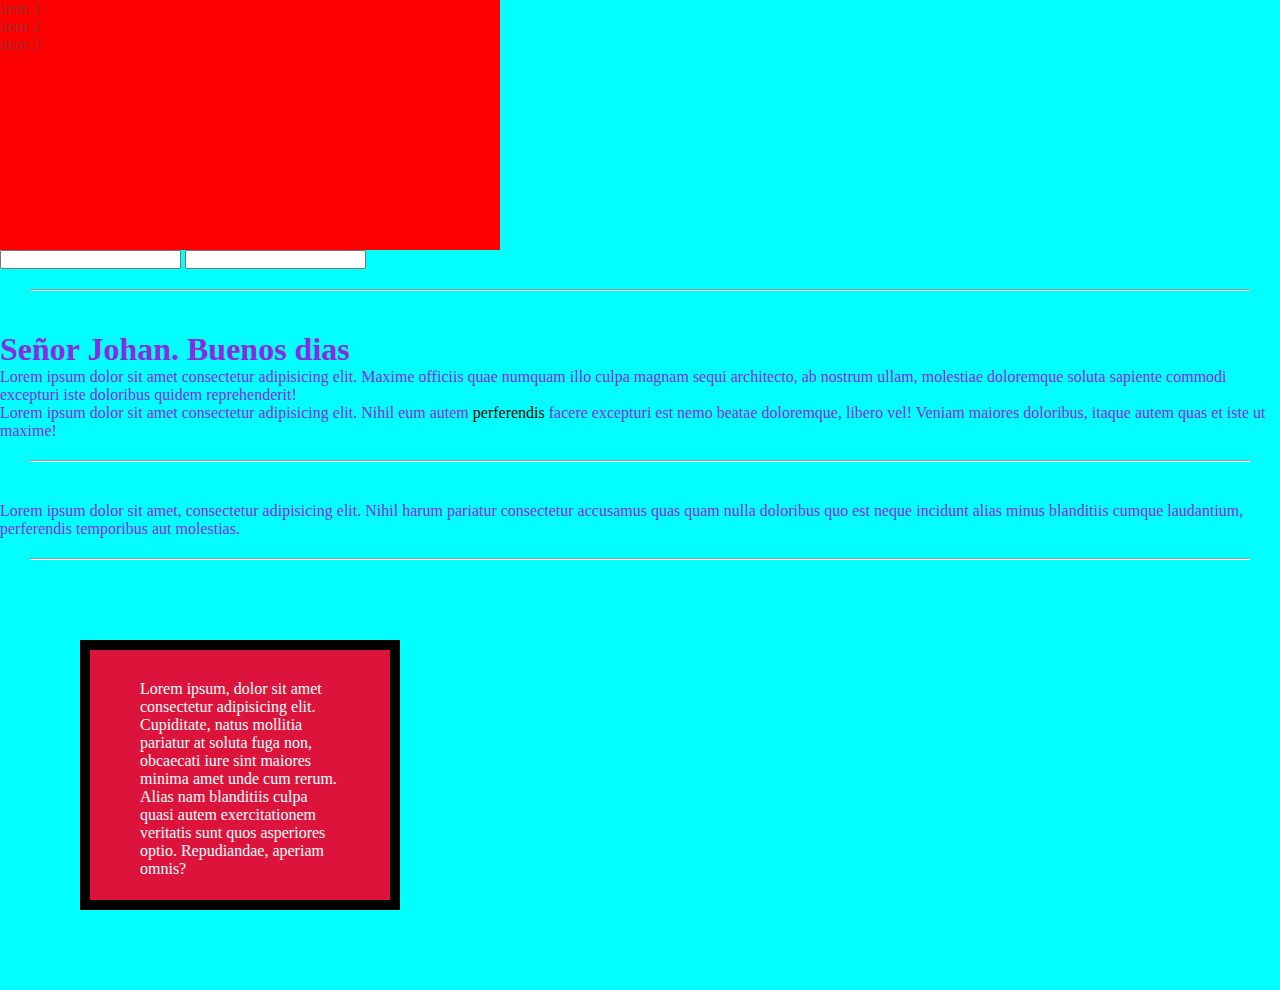
<file: index.html>
<!DOCTYPE html>
<html lang="es">
<head>
  <meta charset="UTF-8">
  <meta name="viewport" content="width=device-width, initial-scale=1.0">
  <title>Document</title>
  <link rel="stylesheet" href="css/estilos.css">
</head>
<body>
  <header id="header">
    <nav>
      <ul>
        <li class="item">item 1</li>
        <li class="item">item 2</li>
        <li class="item">item 3</li>
      </ul>
    </nav>
  </header>
  <input type="text">
  <input type="email">
  <hr />
  <h1>Señor Johan. Buenos dias</h1>
  <p>Lorem ipsum dolor sit amet consectetur adipisicing elit. Maxime officiis quae numquam illo culpa magnam sequi architecto, ab nostrum ullam, molestiae doloremque soluta sapiente commodi excepturi iste doloribus quidem reprehenderit!</p>
  <p>Lorem ipsum dolor sit amet consectetur adipisicing elit. Nihil eum autem <span>perferendis</span> facere excepturi est nemo beatae doloremque, libero vel! Veniam maiores doloribus, itaque autem quas et iste ut maxime!</p>
  <hr />
  <p>Lorem ipsum dolor sit amet, consectetur adipisicing elit. Nihil harum pariatur consectetur accusamus quas quam nulla doloribus quo est neque incidunt alias minus blanditiis cumque laudantium, perferendis temporibus aut molestias.</p>
  <hr />
  <div class="caja">Lorem ipsum, dolor sit amet consectetur adipisicing elit. Cupiditate, natus mollitia pariatur at soluta fuga non, obcaecati iure sint maiores minima amet unde cum rerum. Alias nam blanditiis culpa quasi autem exercitationem veritatis sunt quos asperiores optio. Repudiandae, aperiam omnis? </div>
</body>
</html>
</file>
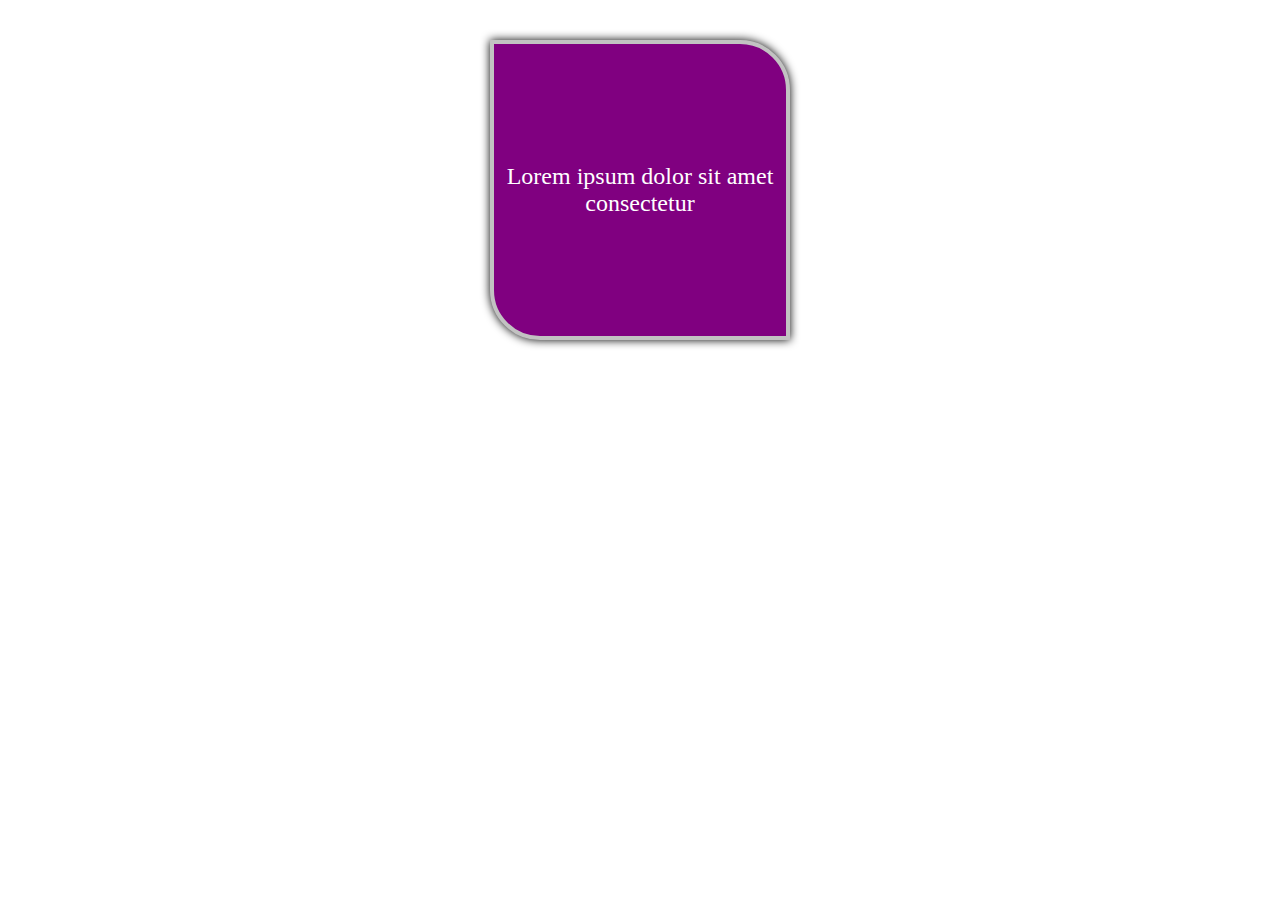
<file: bordes.html>
<!DOCTYPE html>
<html lang="es">

<head>
  <meta charset="UTF-8">
  <meta name="viewport" content="width=device-width, initial-scale=1.0">
  <title>Document</title>
  <link rel="stylesheet" href="css/bordes.css">
</head>

<body>
  <div class="box">
    Lorem ipsum dolor sit amet consectetur
  </div>
</body>

</html>
</file>
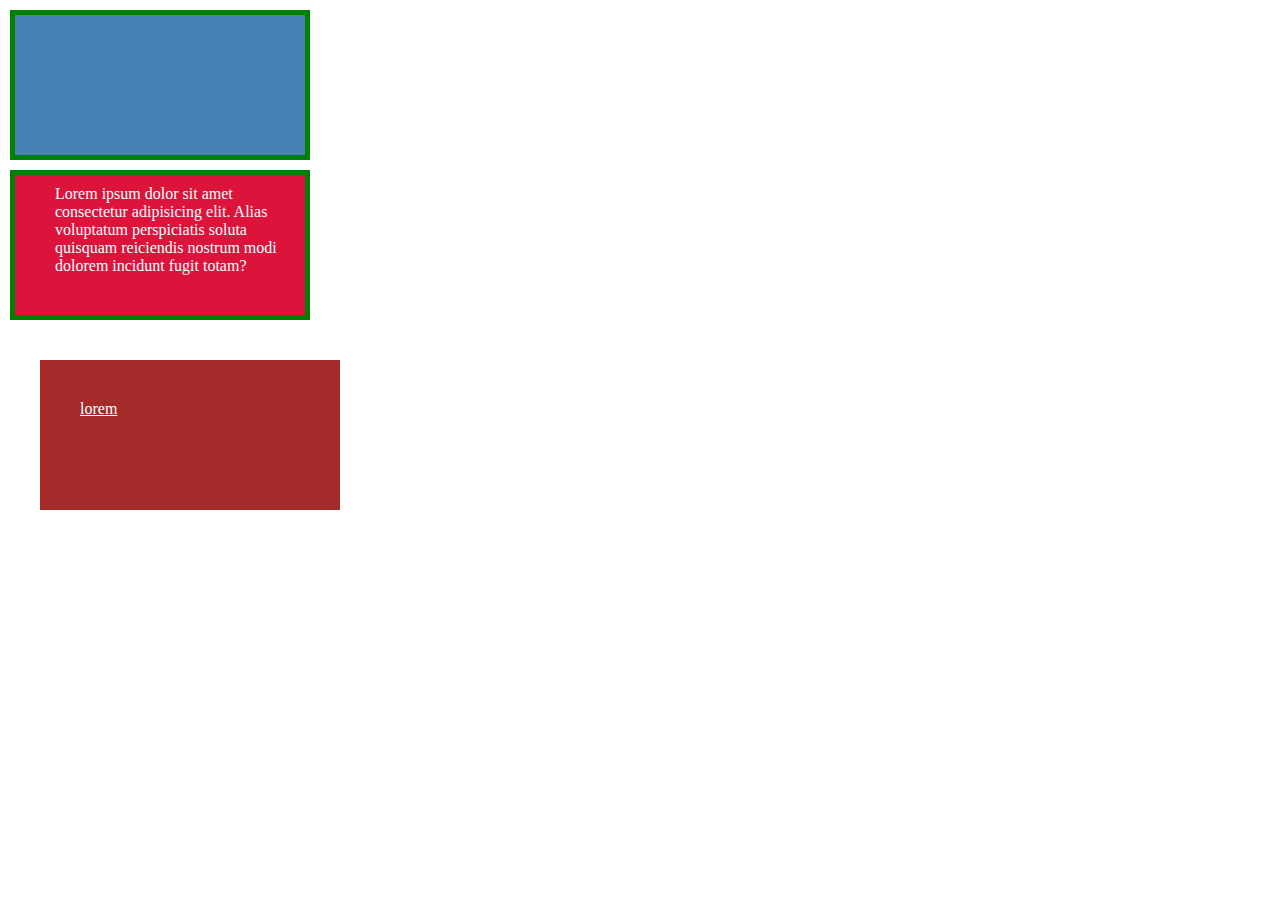
<file: caja.html>
<!DOCTYPE html>
<html lang="es">
<head>
  <meta charset="UTF-8">
  <meta name="viewport" content="width=device-width, initial-scale=1.0">
  <title>Caja</title>
  <link rel="stylesheet" href="css/caja.css">
</head>
<body>
  <div class="caja caja1"></div>
  <div class="caja caja2">
    Lorem ipsum dolor sit amet consectetur adipisicing elit. Alias voluptatum perspiciatis soluta quisquam reiciendis nostrum modi dolorem incidunt fugit totam?
  </div>
  <a href="" class="caja caja3">
    lorem
  </a>
</body>
</html>
</file>
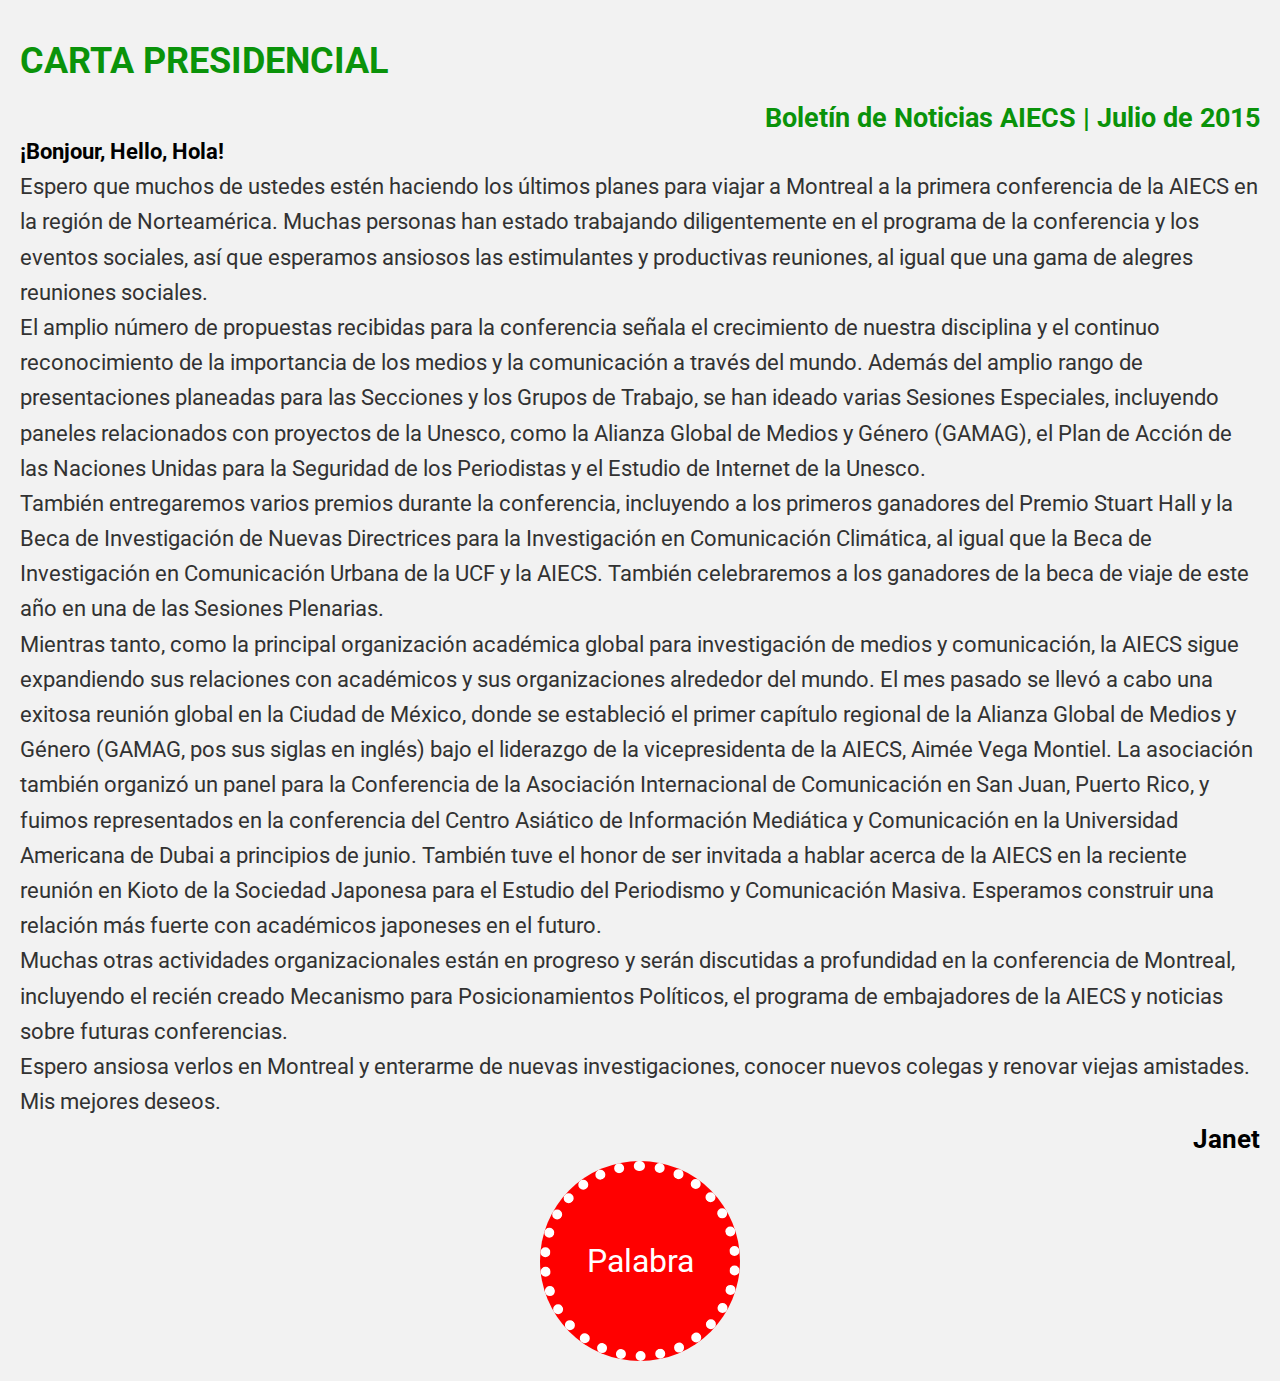
<file: carta.html>
<!DOCTYPE html>
<html lang="en">
  <head>
    <meta charset="UTF-8" />
    <meta name="viewport" content="width=device-width, initial-scale=1.0" />
    <title>Carta</title>
    <link rel="stylesheet" href="css/carta.css" />
  </head>
  <body class="parrafo">
    <h1>CARTA PRESIDENCIAL</h1>
    <h2>Boletín de Noticias AIECS | Julio de 2015</h2>
    <p class="bold">¡Bonjour, Hello, Hola!</p>
    <p class="parrafo">
      Espero que muchos de ustedes estén haciendo los últimos planes para viajar
      a Montreal a la primera conferencia de la AIECS en la región de
      Norteamérica. Muchas personas han estado trabajando diligentemente en el
      programa de la conferencia y los eventos sociales, así que esperamos
      ansiosos las estimulantes y productivas reuniones, al igual que una gama
      de alegres reuniones sociales.
    </p>
    <p class="parrafo">
      El amplio número de propuestas recibidas para la conferencia señala el
      crecimiento de nuestra disciplina y el continuo reconocimiento de la
      importancia de los medios y la comunicación a través del mundo. Además del
      amplio rango de presentaciones planeadas para las Secciones y los Grupos
      de Trabajo, se han ideado varias Sesiones Especiales, incluyendo paneles
      relacionados con proyectos de la Unesco, como la Alianza Global de Medios
      y Género (GAMAG), el Plan de Acción de las Naciones Unidas para la
      Seguridad de los Periodistas y el Estudio de Internet de la Unesco.
    </p>
    <p class="parrafo">
      También entregaremos varios premios durante la conferencia, incluyendo a
      los primeros ganadores del Premio Stuart Hall y la Beca de Investigación
      de Nuevas Directrices para la Investigación en Comunicación Climática, al
      igual que la Beca de Investigación en Comunicación Urbana de la UCF y la
      AIECS. También celebraremos a los ganadores de la beca de viaje de este
      año en una de las Sesiones Plenarias.
    </p>
    <p class="parrafo">
      Mientras tanto, como la principal organización académica global para
      investigación de medios y comunicación, la AIECS sigue expandiendo sus
      relaciones con académicos y sus organizaciones alrededor del mundo. El mes
      pasado se llevó a cabo una exitosa reunión global en la Ciudad de México,
      donde se estableció el primer capítulo regional de la Alianza Global de
      Medios y Género (GAMAG, pos sus siglas en inglés) bajo el liderazgo de la
      vicepresidenta de la AIECS, Aimée Vega Montiel. La asociación también
      organizó un panel para la Conferencia de la Asociación Internacional de
      Comunicación en San Juan, Puerto Rico, y fuimos representados en la
      conferencia del Centro Asiático de Información Mediática y Comunicación en
      la Universidad Americana de Dubai a principios de junio. También tuve el
      honor de ser invitada a hablar acerca de la AIECS en la reciente reunión
      en Kioto de la Sociedad Japonesa para el Estudio del Periodismo y
      Comunicación Masiva. Esperamos construir una relación más fuerte con
      académicos japoneses en el futuro.
    </p>
    <p class="parrafo">
      Muchas otras actividades organizacionales están en progreso y serán
      discutidas a profundidad en la conferencia de Montreal, incluyendo el
      recién creado Mecanismo para Posicionamientos Políticos, el programa de
      embajadores de la AIECS y noticias sobre futuras conferencias.
    </p>
    <p class="parrafo">
      Espero ansiosa verlos en Montreal y enterarme de nuevas investigaciones,
      conocer nuevos colegas y renovar viejas amistades.
    </p>
    <p class="parrafo">Mis mejores deseos.</p>
    <p class="bold derecha">Janet</p>
    <a href="#">Palabra</a>
  </body>
</html>
</file>
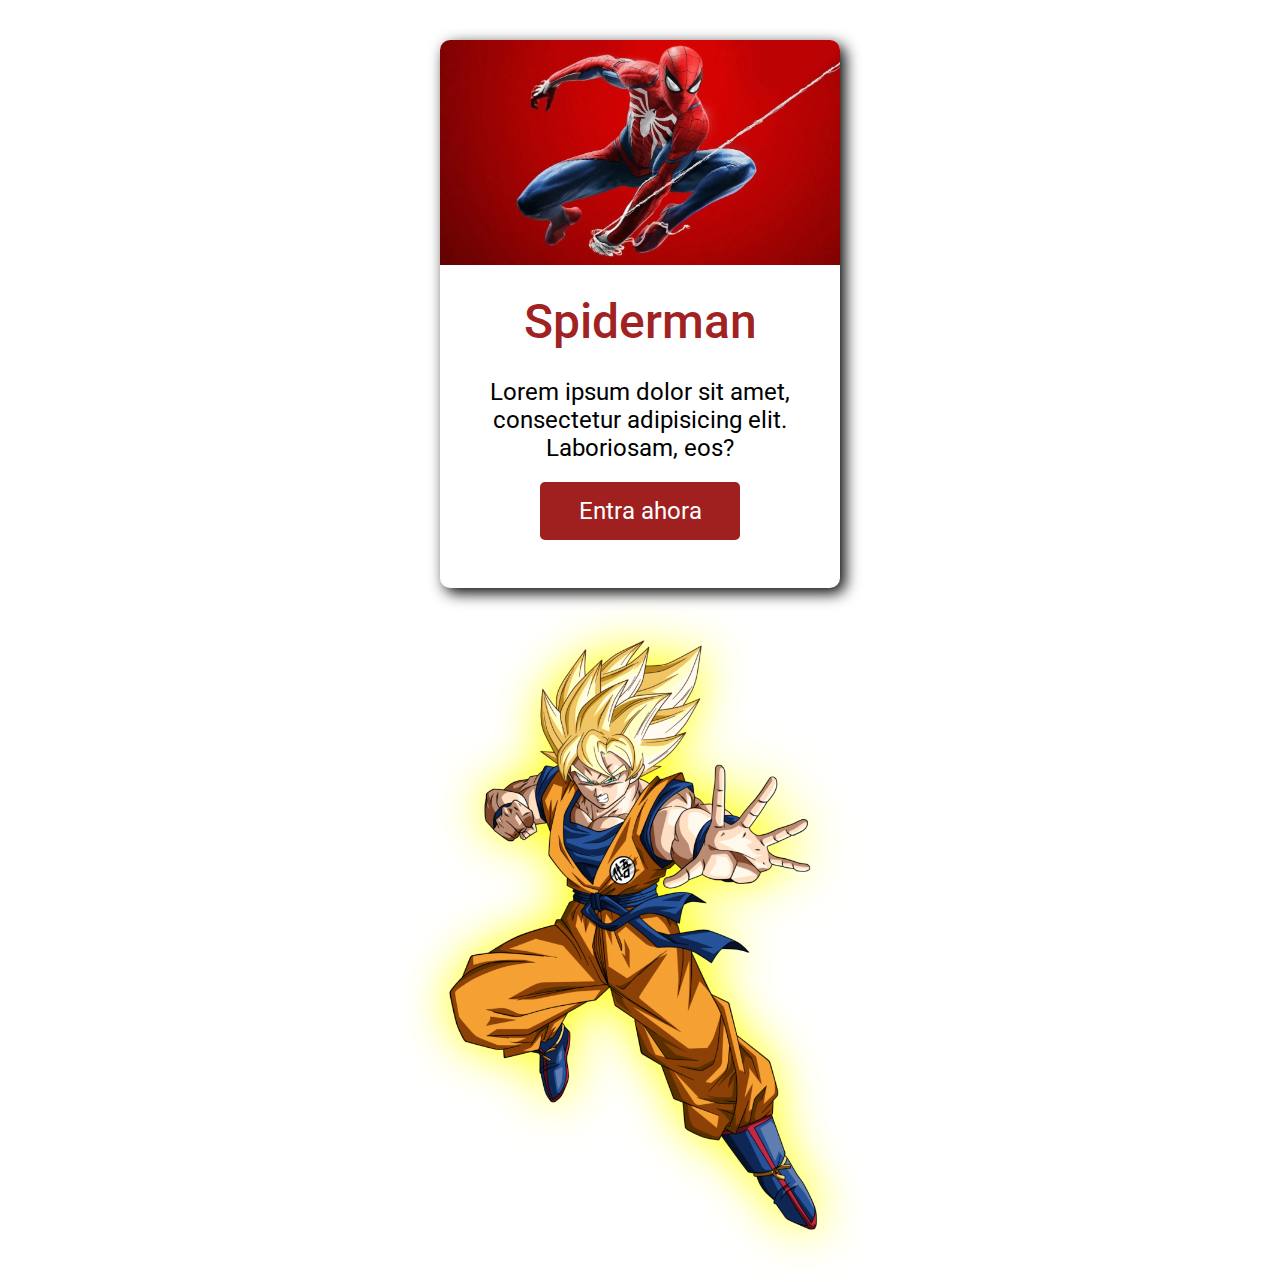
<file: goku.html>
<!DOCTYPE html>
<html lang="es">

<head>
  <meta charset="UTF-8">
  <meta name="viewport" content="width=device-width, initial-scale=1.0">
  <title>Goku</title>
  <link rel="stylesheet" href="css/goku.css">
</head>

<body>
  <div class="spidy">
    <img src="spidy.jpg" alt="Spiderman" class="imagen"><br>
    <h1 class="titulo">Spiderman</h1><br>
    <p class="parrafo">Lorem ipsum dolor sit amet, consectetur adipisicing elit. Laboriosam, eos?</p>
    <div class="boton">Entra ahora</div><br>
  </div>
  <img class="goku" src="goku.png" alt="Goku">

</body>

</html>
</file>
<file: css/estilos.css>
* {
  margin: 0;
  padding: 0;
  /* box-sizing: border-box; */
  color: blueviolet;
}

#header {
  width: 500px;
  height: 250px;
  background: red;
}

.item {
  color: brown;
}

p > span {
  color: black;
}

hr {
  /* margin-top: 20px;
  margin-bottom: 20px;
  margin-right: 40px;
  margin-left: 40px;
  margin: 40px 60px 80px 100px;
  margin: 120px 200px; */
  margin: 20px 30px 40px;
}

.caja {
  width: 200px;
  height: 150px;
  background-color: crimson;
  margin: 80px;
  border: solid 10px #000;
  color: #fff;
  padding-top: 30px;
  padding-right: 50px;
  padding-bottom: 70px;
  padding-left: 50px;
}

body{
  background-color: aqua;
}

ul > li {
  list-style: circle;
}
</file>
<file: css/bordes.css>
*{
  margin: 0;
  padding: 0;
  box-sizing: border-box;
}

body{
  font-size: 24px;
}
.box{
  width: 300px;
  height: 300px;
  background: purple;
  place-content: center;
  text-align: center;
  color: #fff;
  margin: 40px auto;
  border: solid 4px #c2c2c2;
  /* border-top-right-radius: 50px;
  border-bottom-left-radius: 50px; */
  border-radius: 0px 50px;
  box-shadow: 0px 0px 10px #000;
}
</file>
<file: css/caja.css>
*{
  margin: 0;
  padding: 0;
  box-sizing: border-box;
}

body{
  color: white;
}

.caja {
  width: 300px;
  height: 150px;
}

.caja1 {
  background: steelblue;
  padding: 10px 20px 30px 40px;
  border: solid 5px green;
  margin: 10px;
  /* box-sizing: border-box; */
}

.caja2 {
  background: crimson;
  padding: 10px 20px 30px 40px;
  border: solid 5px green;
  margin: 10px;
  /* box-sizing: border-box; */
}

.caja3 {
  background: brown;
  padding: 40px;
  margin: 40px;
  display: block;
  color: white;
}
</file>
<file: css/carta.css>
@import url('https://fonts.googleapis.com/css2?family=Roboto:ital,wght@0,100;0,300;0,400;0,500;0,700;0,900;1,100;1,300;1,400;1,500;1,700;1,900&display=swap');
* {
  margin: 0px;
  padding: 0px;
  box-sizing: border-box;
}

body {
  background-color: #f2f2f2;
  padding: 20px;
  font-size: 18px;
  font-family: "Roboto", sans-serif;
}
h1{
  margin-top: 20px;
  margin-bottom: 20px;
}

h2 {
  text-align: right;
}

h1, h2 {
  color: rgb(10, 147, 10);
}

p.parrafo {
  font-size: 22px;
  color: #323232;
}

p {
  font-size: 28px;
  line-height: 1.6;
}

p.bold {
  font-weight: bold;
  font-size: 22px;
}

p.derecha {
  text-align: right;
  font-size: 26px;
}

a{
  font-size: 32px;
  color: #fff;
  background-color: red;
  text-decoration: none;
  width: 200px;
  height: 200px;
  text-transform: capitalize;
  display: block;
  padding: 20px;
  text-align: center ;
  margin: 0 auto;
  place-content: center;
  border-radius: 50%;
  border: 10px dotted #fff;
}
</file>
<file: css/goku.css>
@import url('https://fonts.googleapis.com/css2?family=Roboto:ital,wght@0,100;0,300;0,400;0,500;0,700;0,900;1,100;1,300;1,400;1,500;1,700;1,900&display=swap');
*{
  margin: 0;
  padding: 0;
  box-sizing: border-box;
  font-family: "Roboto", sans-serif;
  font-weight: 0;
  font-style: normal;
}

body{
  font-size: 24px;
}

.goku{
  display: block;
  width: 400px;
  margin: 40px auto;
  /* box-shadow: 0px 0px 10px yellow; */
  filter: drop-shadow(0px 0px 25px yellow);
}

.spidy{
  /* border: 3px solid black; */
  width: 400px;
  margin: 40px auto;
  text-align: center;
  box-shadow: 5px 5px 15px black;
  border-radius: 10px;
}

.titulo{
  color: rgba(152, 12, 12, 0.923);
  font-family: "Roboto", sans-serif;
  font-weight: 500;
  font-style: normal;
}

.parrafo{
  padding: 0px 20px;
  
}

.imagen{
  display: block;
  width: 400px;
  border-top-left-radius: 10px;
  border-top-right-radius: 10px;
}

.boton{
  background-color: rgba(152, 12, 12, 0.923);
  width: 200px;
  text-align: center;
  margin: 20px auto;
  padding: 15px 30px;
  color: white;
  border-radius: 5px;
}
</file>
